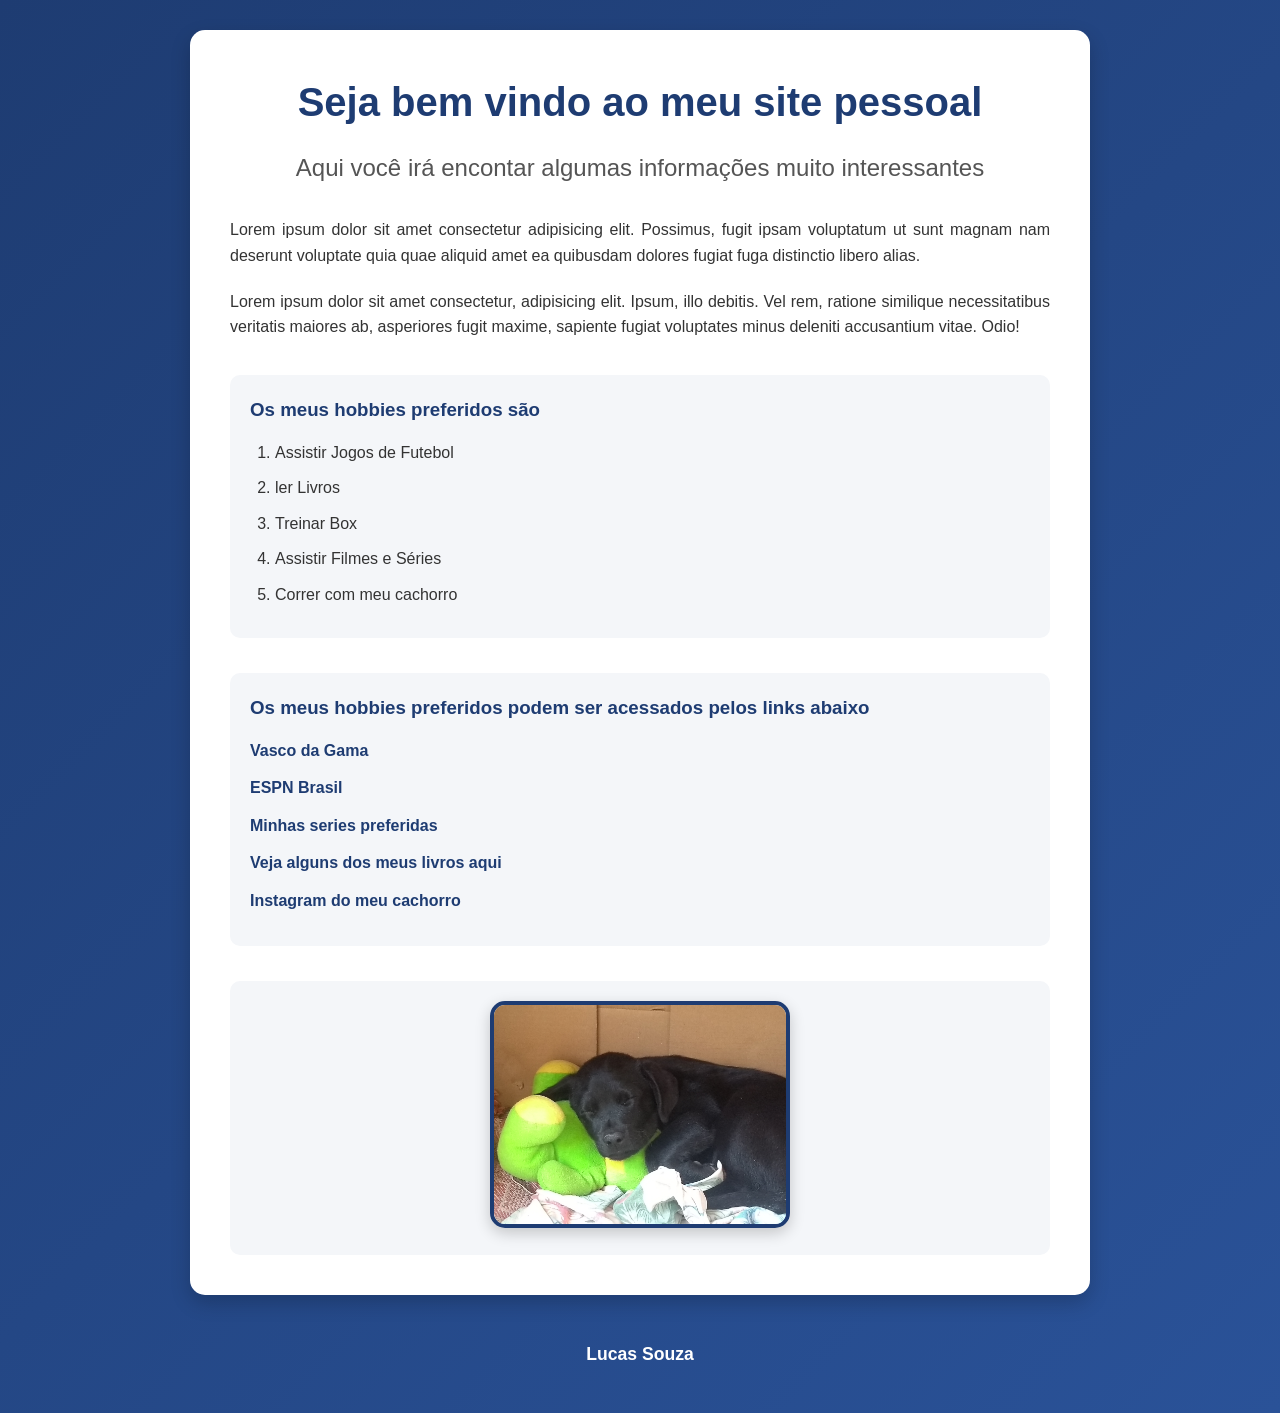
<file: Atividade_HTML/index.html>
<!DOCTYPE html>
<html lang="pt-br">
<head>
    <meta charset="UTF-8">
    <meta name="viewport" content="width=device-width, initial-scale=1.0">
    <link rel="stylesheet" href="style.css">
    <title>Meu site Pessoal</title>
</head>
<body>
    <main>
        <h1>
            Seja bem vindo ao meu site pessoal
        </h1>
        <h2>
            Aqui você irá encontar algumas informações muito interessantes 
        </h2>
        <p>
            Lorem ipsum dolor sit amet consectetur adipisicing elit. Possimus, fugit ipsam voluptatum ut sunt magnam nam deserunt voluptate quia quae aliquid amet ea quibusdam dolores fugiat fuga distinctio libero alias.
        </p>
        <p>
            Lorem ipsum dolor sit amet consectetur, adipisicing elit. Ipsum, illo debitis. Vel rem, ratione similique necessitatibus veritatis maiores ab, asperiores fugit maxime, sapiente fugiat voluptates minus deleniti accusantium vitae. Odio!
        </p>
        <section class="interesses">
            <h3>Os meus hobbies preferidos são</h3>
            <ol>
                <li>Assistir Jogos de Futebol</li>
                <li>ler Livros</li>
                <li>Treinar Box</li>
                <li>Assistir Filmes e Séries</li>
                <li>Correr com meu cachorro</li>
            </ol>
        </section>
        <section class="links">
            <h3>Os meus hobbies preferidos podem ser acessados pelos links abaixo</h3>
            <ul>
                <li>
                    <a href="https://vasco.com.br/" target="_blank" rel="noopener noreferrer">Vasco da Gama</a>
                </li>
                <li>
                    <a href="https://www.espn.com.br/" target="_blank" rel="noopener noreferrer">ESPN Brasil</a>
                </li>
                <li>
                    <a href="https://www.hbomax.com/br" target="_blank" rel="noopener noreferrer">Minhas series preferidas</a>
                </li>
                <li>
                    <a href="https://www.mercadolivre.com.br/" target="_blank" rel="noopener noreferrer">Veja alguns dos meus livros aqui</a>
                </li>
                <li>
                    <a href="https://www.instagram.com/" target="_blank" rel="noopener noreferrer">Instagram do meu cachorro</a>
                </li>
            </ul>
            </section>
        <section class="imagem">
            <picture>
                <img src="image/IMG_20210409_122444737.jpg" alt="Imagem de um cachorro fofinho">
            </picture>
        </section>
    </main>
    <footer>
        <a href="https://github.com/LucasSouza67" target="_blank" rel="noopener noreferrer">Lucas Souza</a>
    </footer>
</body>
</html>
</file>
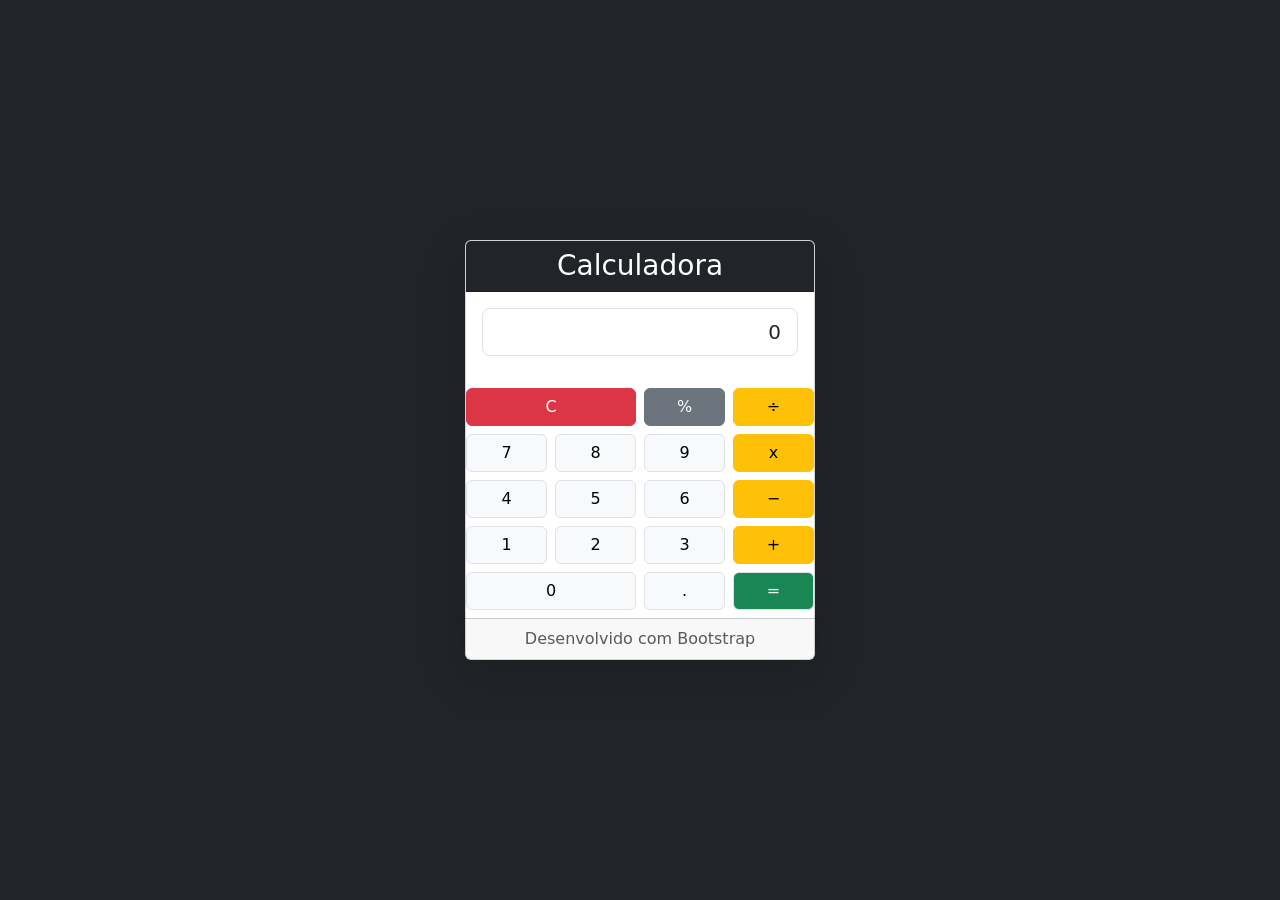
<file: calculadora_bootstrap/index.html>
<!DOCTYPE html>
<html lang="pt-br">
<head>
    <meta charset="UTF-8">
    <meta name="viewport" content="width=device-width, initial-scale=1.0">
    <link href="https://cdn.jsdelivr.net/npm/bootstrap@5.3.8/dist/css/bootstrap.min.css" rel="stylesheet" integrity="sha384-sRIl4kxILFvY47J16cr9ZwB07vP4J8+LH7qKQnuqkuIAvNWLzeN8tE5YBujZqJLB" crossorigin="anonymous">
    <title>Calculadora</title>
</head>
<body class="bg-dark">
    <div class="container d-flex justify-content-center align-items-center vh-100">
        <div class="card shadow-lg" style="width: 350px;">
            <div class="card-header text-center bg-dark text-white">
                <h3 class="mb-0">Calculadora</h3>
            </div>
            <div class="card-body">
                <input
                    type="text"
                    id="display"
                    class="form-control form-control-lg text-end mb-3"
                    value="0"
                    readonly
                >
            </div>
            <div class="row g-2">
                    <div class="col-6">
                        <button class="btn btn-danger w-100" onclick="limpar()">
                            C
                        </button>
                    </div>
                    <div class="col-3">
                        <button class="btn btn-secondary w-100" onclick="adicionar('%')">
                            %
                        </button>
                    </div>
                    <div class="col-3">
                        <button class="btn btn-warning w-100" onclick="adicionar('/')">
                            ÷
                        </button>
                    </div>
                    <div class="col-3">
                        <button class="btn btn-light border w-100" onclick="adicionar('7')">
                            7
                        </button>
                    </div>
                    <div class="col-3">
                        <button class="btn btn-light border w-100" onclick="adicionar('8')">
                            8
                        </button>
                    </div>
                    <div class="col-3">
                        <button class="btn btn-light border w-100" onclick="adicionar('9')">
                            9
                        </button>
                    </div>
                    <div class="col-3">
                        <button class="btn btn-warning w-100" onclick="adicionar('x')">
                            x
                        </button>
                    </div>
                    <div class="col-3">
                        <button class="btn btn-light border w-100" onclick="adicionar('4')">
                            4
                        </button>
                    </div>
                    <div class="col-3">
                        <button class="btn btn-light border w-100" onclick="adicionar('5')">
                            5
                        </button>
                    </div>
                    <div class="col-3">
                        <button class="btn btn-light border w-100" onclick="adicionar('6')">
                            6
                        </button>
                    </div>
                    <div class="col-3">
                        <button class="btn btn-warning w-100" onclick="adicionar('-')">
                             −
                        </button>
                    </div>
                    <div class="col-3">
                        <button class="btn btn-light border w-100" onclick="adicionar('1')">
                            1
                        </button>
                    </div>
                    <div class="col-3">
                        <button class="btn btn-light border w-100" onclick="adicionar('2')">
                            2
                        </button>
                    </div>
                    <div class="col-3">
                        <button class="btn btn-light border w-100" onclick="adicionar('3')">
                            3
                        </button>
                    </div>
                    <div class="col-3">
                        <button class="btn btn-warning w-100" onclick="adicionar('+')">
                            +
                        </button>
                    </div>
                    <div class="col-6">
                        <button class="btn btn-light border w-100" onclick="adicionar('0')">
                            0
                        </button>
                    </div>
                    <div class="col-3">
                        <button class="btn btn-light border w-100" onclick="adicionar('.')">
                            .
                        </button>
                    </div>
                    <div class="col-3">
                        <button class="btn btn-success border w-100" onclick="adicionar('=')">
                            =
                        </button>
                    </div>
            <div class="card-footer text-center text-muted">
                Desenvolvido com Bootstrap
            </div>
        </div>
    </div>
    <script 
        src="https://cdn.jsdelivr.net/npm/bootstrap@5.3.8/dist/js/bootstrap.bundle.min.js" integrity="sha384-FKyoEForCGlyvwx9Hj09JcYn3nv7wiPVlz7YYwJrWVcXK/BmnVDxM+D2scQbITxI" crossorigin="anonymous">
    </script>
</body>
</html>
</file>
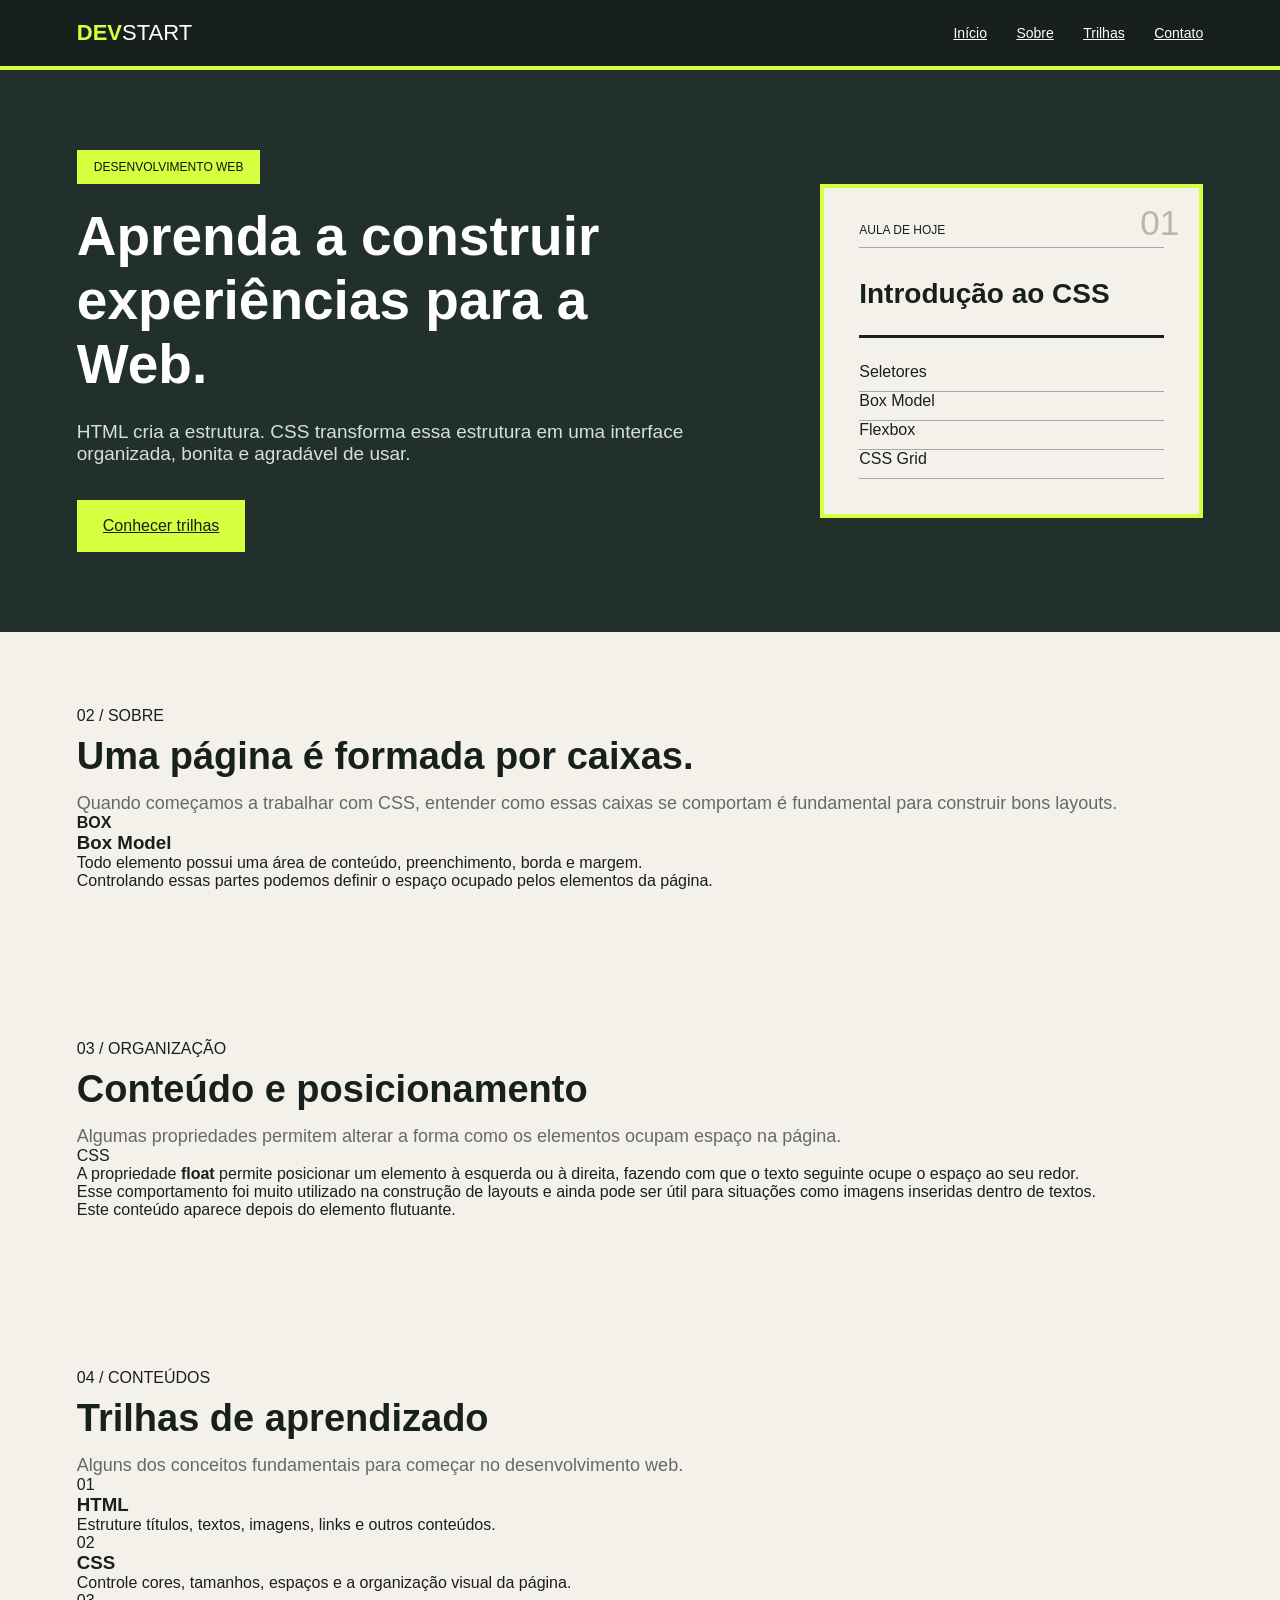
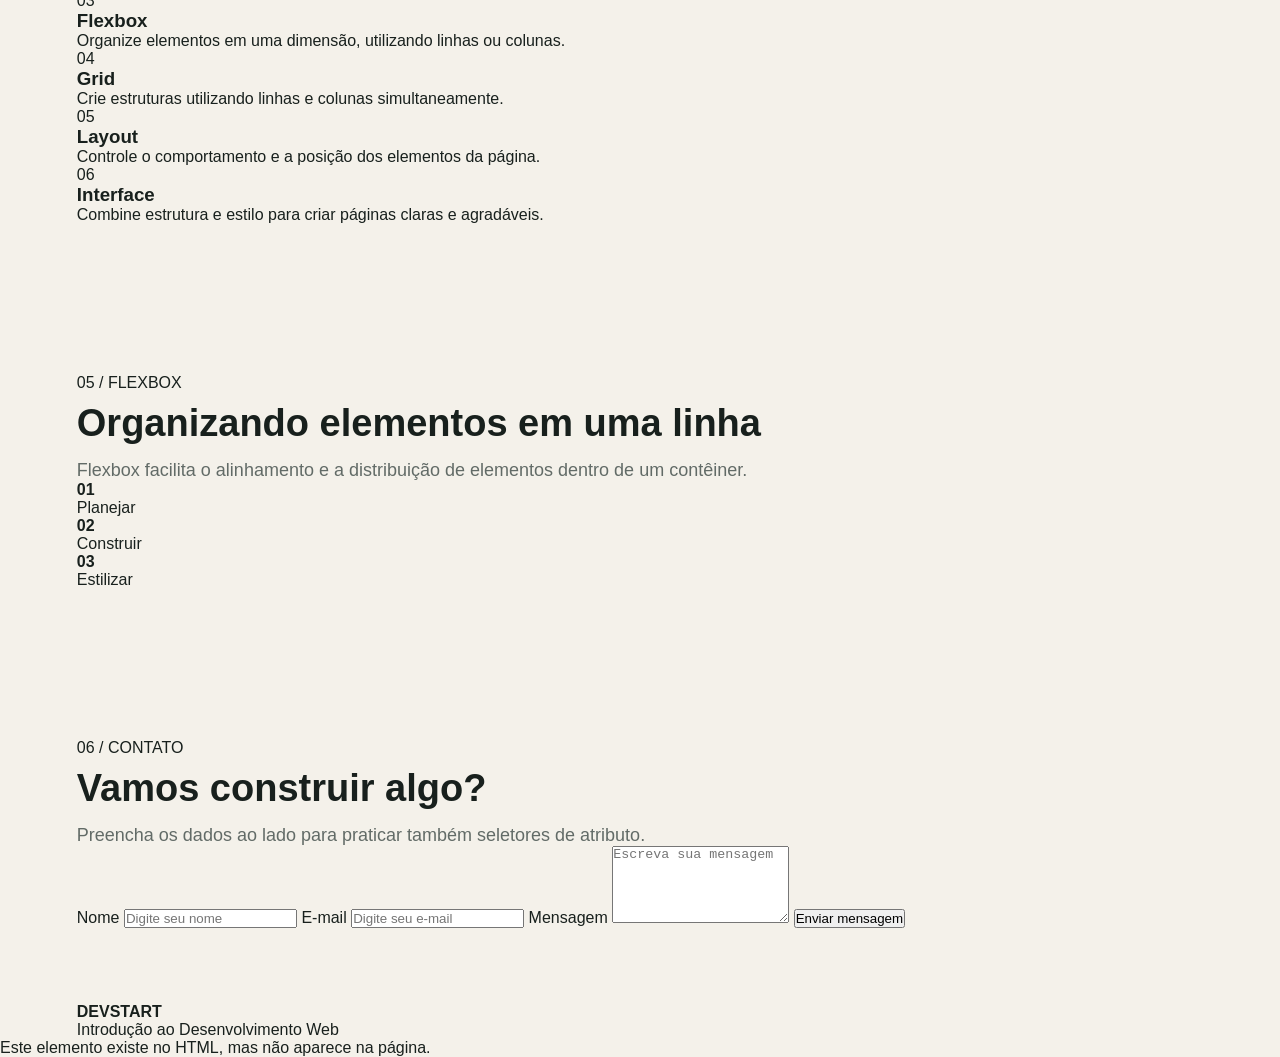
<file: DevStar/index.html>
<!DOCTYPE html>
<html lang="pt-BR">
<head>
    <meta charset="UTF-8">
    <meta name="viewport" content="width=device-width, initial-scale=1.0">

    <title>DevStart</title>

    <link rel="stylesheet" href="style.css">
</head>

<body>
    <header class="cabecalho">

        <div class="container menu">

            <div class="logo">
                <strong>DEV</strong>START
            </div>

            <nav>
                <a href="#inicio">Início</a>
                <a href="#sobre">Sobre</a>
                <a href="#trilhas">Trilhas</a>
                <a href="#contato">Contato</a>
            </nav>

        </div>

    </header>


    <main>
        <section id="inicio" class="hero">

            <div class="container hero-conteudo">

                <div class="hero-texto">

                    <span class="tag" id="tag-principal">
                        DESENVOLVIMENTO WEB
                    </span>

                    <h1>
                        Aprenda a construir
                        experiências para a Web.
                    </h1>

                    <p>
                        HTML cria a estrutura. CSS transforma essa estrutura
                        em uma interface organizada, bonita e agradável de usar.
                    </p>

                    <a href="#trilhas" class="botao">
                        Conhecer trilhas
                    </a>

                </div>


                <div class="painel">

                    <span class="numero">01</span>

                    <p class="painel-titulo">
                        AULA DE HOJE
                    </p>

                    <h2>Introdução ao CSS</h2>

                    <div class="linha"></div>

                    <p>Seletores</p>

                    <p>Box Model</p>

                    <p>Flexbox</p>

                    <p>CSS Grid</p>

                </div>

            </div>

        </section>

        <section id="sobre" class="secao">

            <div class="container">

                <p class="secao-numero">
                    02 / SOBRE
                </p>

                <h2>
                    Uma página é formada por caixas.
                </h2>

                <p>
                    Quando começamos a trabalhar com CSS, entender como
                    essas caixas se comportam é fundamental para construir
                    bons layouts.
                </p>


                <div class="box-model">

                    <div class="exemplo-caixa">
                        <strong>BOX</strong>
                    </div>


                    <div class="box-texto">

                        <h3>Box Model</h3>

                        <p>
                            Todo elemento possui uma área de conteúdo,
                            preenchimento, borda e margem.
                        </p>

                        <p>
                            Controlando essas partes podemos definir
                            o espaço ocupado pelos elementos da página.
                        </p>

                    </div>

                </div>

            </div>

        </section>

        <section class="secao secao-clara">

            <div class="container">

                <p class="secao-numero">
                    03 / ORGANIZAÇÃO
                </p>

                <h2>
                    Conteúdo e posicionamento
                </h2>

                <p>
                    Algumas propriedades permitem alterar a forma como
                    os elementos ocupam espaço na página.
                </p>


                <div class="bloco-float">

                    <div class="numero-grande">
                        CSS
                    </div>

                    <p>
                        A propriedade <strong>float</strong> permite posicionar
                        um elemento à esquerda ou à direita, fazendo com que
                        o texto seguinte ocupe o espaço ao seu redor.
                    </p>

                    <p>
                        Esse comportamento foi muito utilizado na construção
                        de layouts e ainda pode ser útil para situações como
                        imagens inseridas dentro de textos.
                    </p>

                </div>


                <div class="limpar">
                    Este conteúdo aparece depois do elemento flutuante.
                </div>

            </div>

        </section>


        <section id="trilhas" class="secao secao-escura">

            <div class="container">

                <p class="secao-numero">
                    04 / CONTEÚDOS
                </p>

                <h2>
                    Trilhas de aprendizado
                </h2>

                <p>
                    Alguns dos conceitos fundamentais para começar
                    no desenvolvimento web.
                </p>


                <div class="grade">

                    <article class="card">

                        <span class="card-numero">
                            01
                        </span>

                        <h3>HTML</h3>

                        <p>
                            Estruture títulos, textos, imagens,
                            links e outros conteúdos.
                        </p>

                    </article>


                    <article class="card destaque">

                        <span class="card-numero">
                            02
                        </span>

                        <h3>CSS</h3>

                        <p>
                            Controle cores, tamanhos, espaços
                            e a organização visual da página.
                        </p>

                    </article>


                    <article class="card">

                        <span class="card-numero">
                            03
                        </span>

                        <h3>Flexbox</h3>

                        <p>
                            Organize elementos em uma dimensão,
                            utilizando linhas ou colunas.
                        </p>

                    </article>


                    <article class="card">

                        <span class="card-numero">
                            04
                        </span>

                        <h3>Grid</h3>

                        <p>
                            Crie estruturas utilizando linhas
                            e colunas simultaneamente.
                        </p>

                    </article>


                    <article class="card">

                        <span class="card-numero">
                            05
                        </span>

                        <h3>Layout</h3>

                        <p>
                            Controle o comportamento e a posição
                            dos elementos da página.
                        </p>

                    </article>


                    <article class="card">

                        <span class="card-numero">
                            06
                        </span>

                        <h3>Interface</h3>

                        <p>
                            Combine estrutura e estilo para criar
                            páginas claras e agradáveis.
                        </p>

                    </article>

                </div>

            </div>

        </section>


        <section class="secao">

            <div class="container">

                <p class="secao-numero">
                    05 / FLEXBOX
                </p>

                <h2>
                    Organizando elementos em uma linha
                </h2>

                <p>
                    Flexbox facilita o alinhamento e a distribuição
                    de elementos dentro de um contêiner.
                </p>


                <div class="flex-exemplo">

                    <div class="flex-item">

                        <strong>01</strong>

                        <p>
                            Planejar
                        </p>

                    </div>


                    <div class="flex-item">

                        <strong>02</strong>

                        <p>
                            Construir
                        </p>

                    </div>


                    <div class="flex-item">

                        <strong>03</strong>

                        <p>
                            Estilizar
                        </p>

                    </div>

                </div>

            </div>

        </section>


        <section id="contato" class="secao contato">

            <div class="container contato-conteudo">

                <div class="contato-texto">

                    <p class="secao-numero">
                        06 / CONTATO
                    </p>

                    <h2>
                        Vamos construir algo?
                    </h2>

                    <p>
                        Preencha os dados ao lado para praticar
                        também seletores de atributo.
                    </p>

                </div>


                <form>

                    <label for="nome">
                        Nome
                    </label>

                    <input
                        type="text"
                        id="nome"
                        placeholder="Digite seu nome"
                    >


                    <label for="email">
                        E-mail
                    </label>

                    <input
                        type="email"
                        id="email"
                        placeholder="Digite seu e-mail"
                    >


                    <label for="mensagem">
                        Mensagem
                    </label>

                    <textarea
                        id="mensagem"
                        rows="5"
                        placeholder="Escreva sua mensagem"
                    ></textarea>


                    <button type="submit">
                        Enviar mensagem
                    </button>

                </form>

            </div>

        </section>

    </main>


    <footer>

        <div class="container rodape">

            <strong>
                DEVSTART
            </strong>

            <p>
                Introdução ao Desenvolvimento Web
            </p>

        </div>

    </footer>


    <p class="elemento-escondido">
        Este elemento existe no HTML, mas não aparece na página.
    </p>

</body>
</html>
</file>
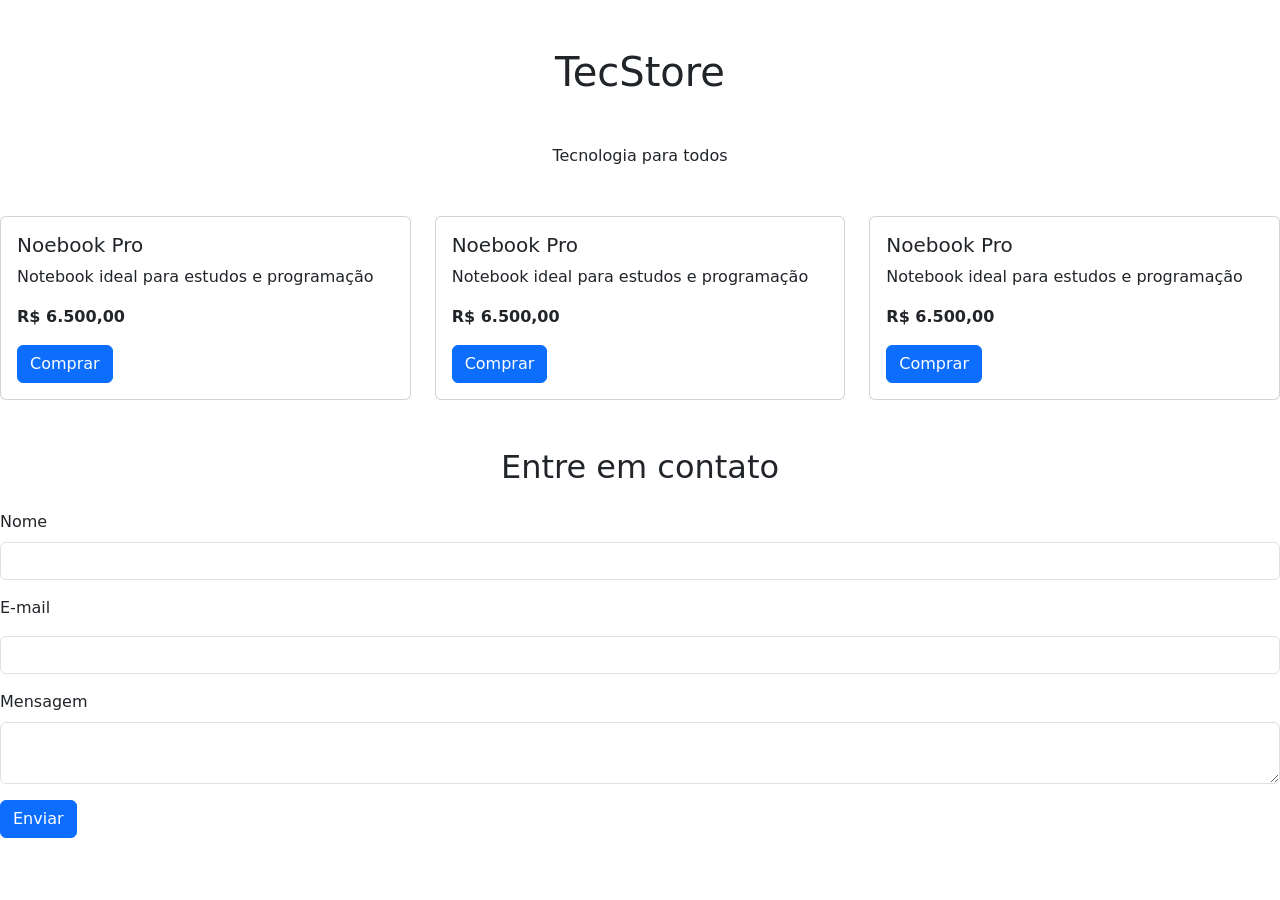
<file: LojaTec/index.html>
<!DOCTYPE html>
<html lang="en">
<head>
    <meta charset="UTF-8">
    <meta name="viewport" content="width=device-width, initial-scale=1.0">
    <link href="https://cdn.jsdelivr.net/npm/bootstrap@5.3.8/dist/css/bootstrap.min.css" rel="stylesheet" integrity="sha384-sRIl4kxILFvY47J16cr9ZwB07vP4J8+LH7qKQnuqkuIAvNWLzeN8tE5YBujZqJLB" crossorigin="anonymous">
    <title>TecStore</title>
</head>
<body>
    <main class="contanier mt-5">
        <h1 class="text-center mb-5">TecStore</h1>
        <p class="text-center mb-5">Tecnologia para todos</p>
        <div class="row g-4">
            <div class="col-12 col-md-6 col-lg-4">
                <div class="card h-100">
                    <div class="card-body">
                        <h5 class="card-title">Noebook Pro</h5>
                        <p class="card-text">Notebook ideal para estudos e programação</p>
                        <p class="fw-bold"><R1>R$ 6.500,00</R1></p>
                        <button class="btn btn-primary">Comprar</button>
                    </div>
                </div>
            </div>
            <div class="col-12 col-md-6 col-lg-4">
                <div class="card h-100">
                    <div class="card-body">
                        <h5 class="card-title">Noebook Pro</h5>
                        <p class="card-text">Notebook ideal para estudos e programação</p>
                        <p class="fw-bold"><R1>R$ 6.500,00</R1></p>
                        <button class="btn btn-primary">Comprar</button>
                    </div>
                </div>
            </div>
            <div class="col-12 col-md-6 col-lg-4">
                <div class="card h-100">
                    <div class="card-body">
                        <h5 class="card-title">Noebook Pro</h5>
                        <p class="card-text">Notebook ideal para estudos e programação</p>
                        <p class="fw-bold"><R1> R$ 6.500,00</R1></p>
                        <button class="btn btn-primary">Comprar</button>
                    </div>
                </div>
            </div>
            <section class="mt-5">
                <h2 class="text-center mb-4">Entre em contato</h2>
                <form action="">
                    <div class="mb-3">
                        <label for="nome" class="form-label">Nome</label>
                        <input type="text" class="form-control" id="nome">
                    </div>
                    <div class="mb-3">
                        <label for="email" class="mb-3">E-mail</label>
                        <input type="text" class="form-control" id="email">
                    </div>
                    <div class="mb-3">
                        <label for="mensagem" class="form-label">Mensagem</label>
                        <textarea id="mensagem" class="form-control" rowns="4"></textarea>
                    </div>
                    <button class="btn btn-primary">Enviar</button>
                </form>
            </section>
        </div>
    </main>
    <script 
        src="https://cdn.jsdelivr.net/npm/bootstrap@5.3.8/dist/js/bootstrap.bundle.min.js" integrity="sha384-FKyoEForCGlyvwx9Hj09JcYn3nv7wiPVlz7YYwJrWVcXK/BmnVDxM+D2scQbITxI" crossorigin="anonymous">
    </script>
</body>
</html>
</file>
<file: Atividade_HTML/style.css>
/* Reset básico */
* {
    margin: 0;
    padding: 0;
    box-sizing: border-box;
}

/* Corpo da página */
body {
    font-family: Arial, Helvetica, sans-serif;
    background: linear-gradient(135deg, #1e3c72, #2a5298);
    color: #333;
    line-height: 1.6;
    padding: 30px;
}

/* Container principal */
main {
    max-width: 900px;
    margin: auto;
    background-color: white;
    padding: 40px;
    border-radius: 15px;
    box-shadow: 0 8px 20px rgba(0,0,0,0.2);
}

/* Títulos */
h1 {
    text-align: center;
    color: #1e3c72;
    margin-bottom: 15px;
    font-size: 2.5rem;
}

h2 {
    text-align: center;
    color: #555;
    margin-bottom: 30px;
    font-weight: normal;
}

h3 {
    color: #1e3c72;
    margin-bottom: 15px;
}

/* Parágrafos */
p {
    margin-bottom: 20px;
    text-align: justify;
}

/* Seções */
section {
    margin-top: 35px;
    padding: 20px;
    background-color: #f4f6f9;
    border-radius: 10px;
}

/* Lista de interesses */
.interesses ol {
    padding-left: 25px;
}

.interesses li {
    margin-bottom: 10px;
}

/* Lista de links */
.links ul {
    list-style: none;
}

.links li {
    margin-bottom: 12px;
}

/* Links */
a {
    text-decoration: none;
    color: #1e3c72;
    font-weight: bold;
    transition: 0.3s;
}

a:hover {
    background-color: #1976d2;
    padding: 10px 15px;
    color: #ff6600;
    border-radius: 8px;
    display: inline-block;
    transition: 0.1s;
    text-decoration: underline;
    transform: translateX(5px);
}

/* Imagem */
.imagem {
    text-align: center;
}

.imagem img {
    width: 300px;
    max-width: 100%;
    border-radius: 15px;
    border: 4px solid #1e3c72;
    box-shadow: 0 5px 15px rgba(0,0,0,0.2);
    transition: 0.3s;
}

.imagem img:hover {
    transform: scale(1.05);
}

/* Rodapé */
footer {
    text-align: center;
    margin-top: 30px;
    padding: 15px;
    color: white;
}

footer a {
    color: white;
    font-size: 1.1rem;
}

footer a:hover {
    color: #ffd700;
}
</file>
<file: DevStar/style.css>
* {
    box-sizing: border-box;
    margin: 0;
    padding: 0;
}

body {
    font-family: Arial, Helvetica, sans-serif;
    background-color: #f4f1ea;
    color: #18201d;
}

.container {
    width: 88%;
    margin: 0 auto;
}

.cabecalho {
    background-color: #18201d;
    color: white;
    padding: 20px 0;
    position: sticky;
    top: 0;
    border-bottom: 4px solid #d6ff3f;
}

.menu {
    display: flex;
    justify-content: space-between;
    align-items: center;
}

.logo {
    font-size: 22px;
}


.logo strong {
    color: #d6ff3f;
}


.menu a {
    color: white;
    margin-left: 25px;
    font-size: 14px;
}

#inicio {
    background-color: #22302b;
    color: white;
}

.hero {
    padding: 80px 0;
}

.hero-conteudo {
    display: flex;
    justify-content: space-between;
    align-items: center;
    gap: 60px;
}

.hero-conteudo {
    display: flex;
    justify-content: space-between;
    align-items: center;
    gap: 60px;
}

.hero-texto {
    width: 58%;
}


.hero-texto h1 {
    font-size: 55px;
    margin-top: 20px;
    margin-bottom: 25px;
}


.hero-texto p {
    font-size: 19px;
    color: #d7dfdc;
    margin-bottom: 35px;
}

.tag {
    display: inline-block;
    background-color: #d6ff3f;
    color: #18201d;
    padding: 8px 15px;
    border: 2px solid #d6ff3f;
    font-size: 12px;
}

#tag-principal {
    color: #101512;
}

.botao {
    display: inline-block;
    background-color: #d6ff3f;
    color: #18201d;
    padding: 15px 24px;
    border: 2px solid #d6ff3f;
}

.painel {
    width: 34%;
    background-color: #f4f1ea;
    color: #18201d;
    padding: 35px;
    border: 4px solid #d6ff3f;
    position: relative;
}

.numero {
    position: absolute;

    top: 15px;
    right: 20px;

    font-size: 35px;

    color: #b5b8ad;
}

.painel-titulo {
    font-size: 12px;
}


.painel h2 {
    font-size: 28px;
    margin-top: 30px;
    margin-bottom: 25px;
}

.linha {
    height: 3px;
    background-color: #18201d;
    margin-bottom: 25px;
}

.painel p {
    border-bottom: 1px solid #a4aaa7;
    padding-bottom: 10px;
}

.secao {
    padding: 75px 0;
}


.secao h2 {
    font-size: 38px;
    margin-top: 10px;
    margin-bottom: 15px;
}

.secao h2 + p {
    color: #626b67;
    font-size: 18px;
}
</file>
